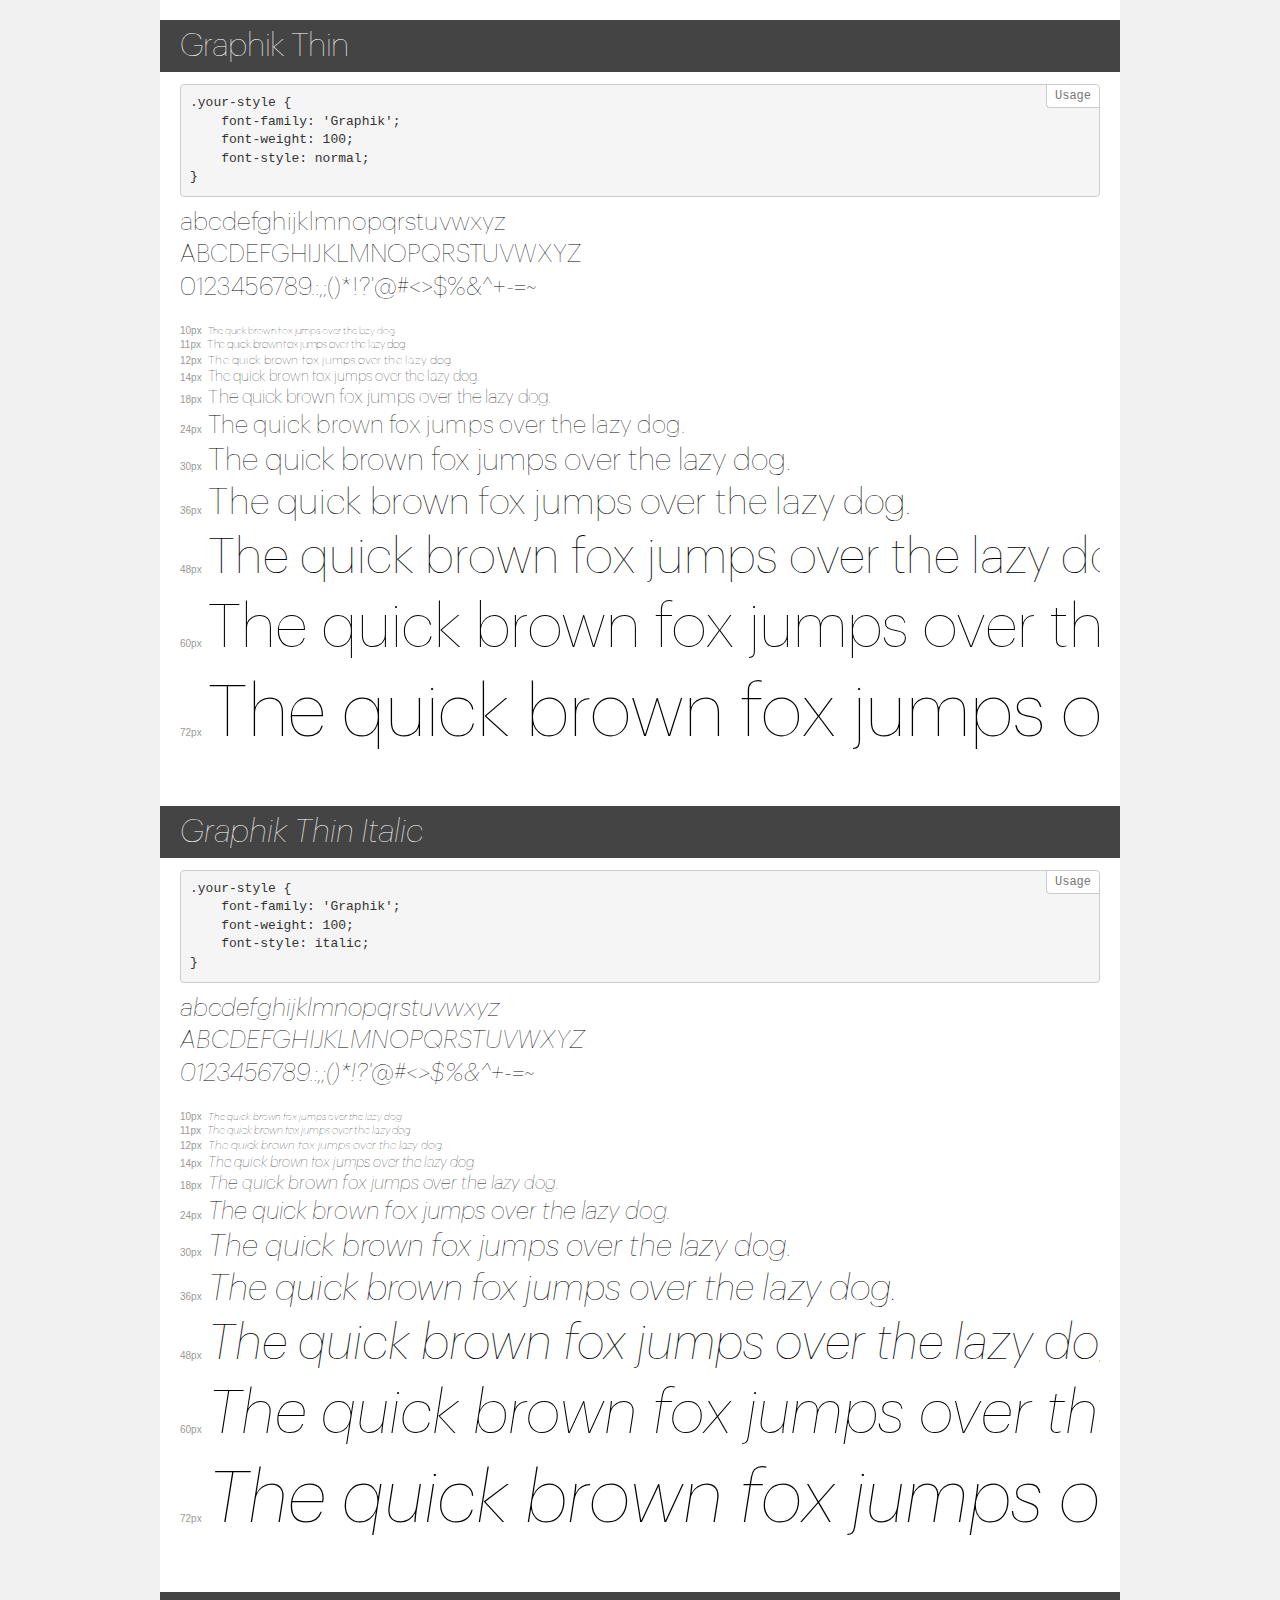
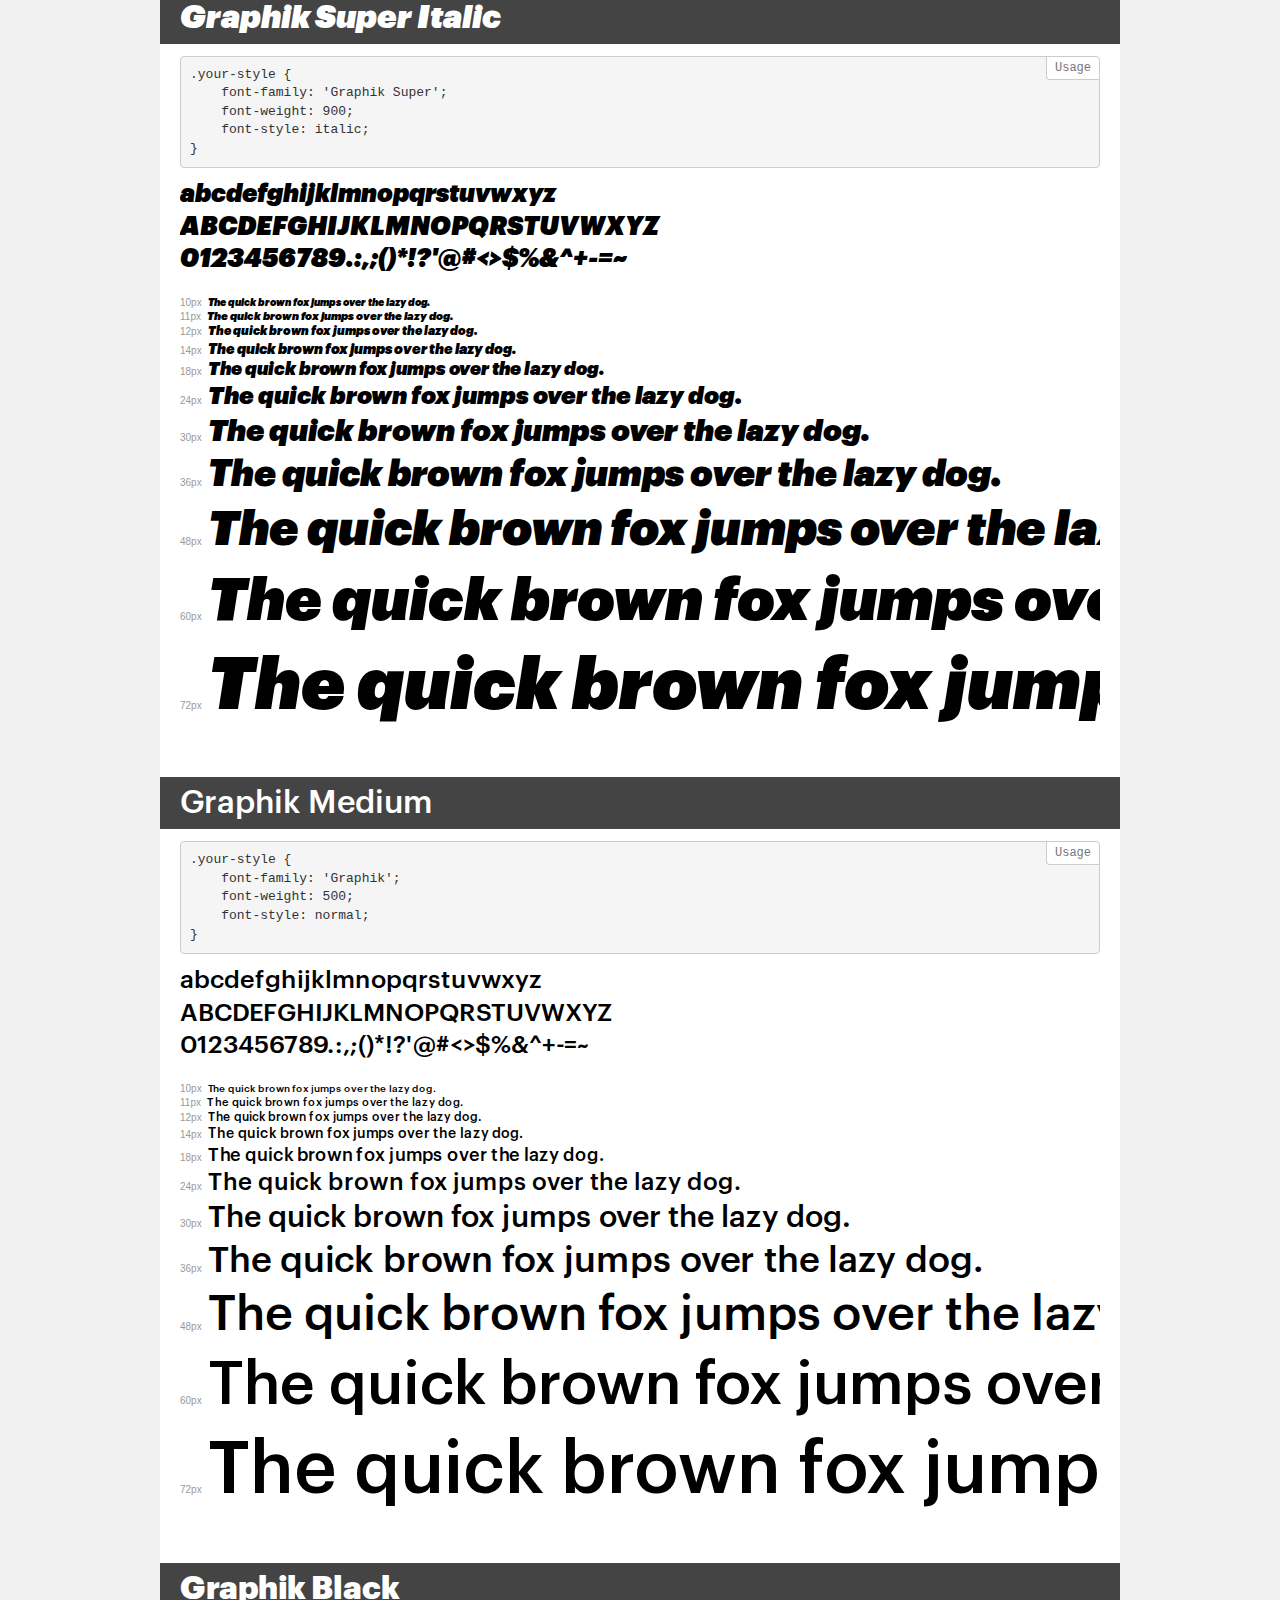
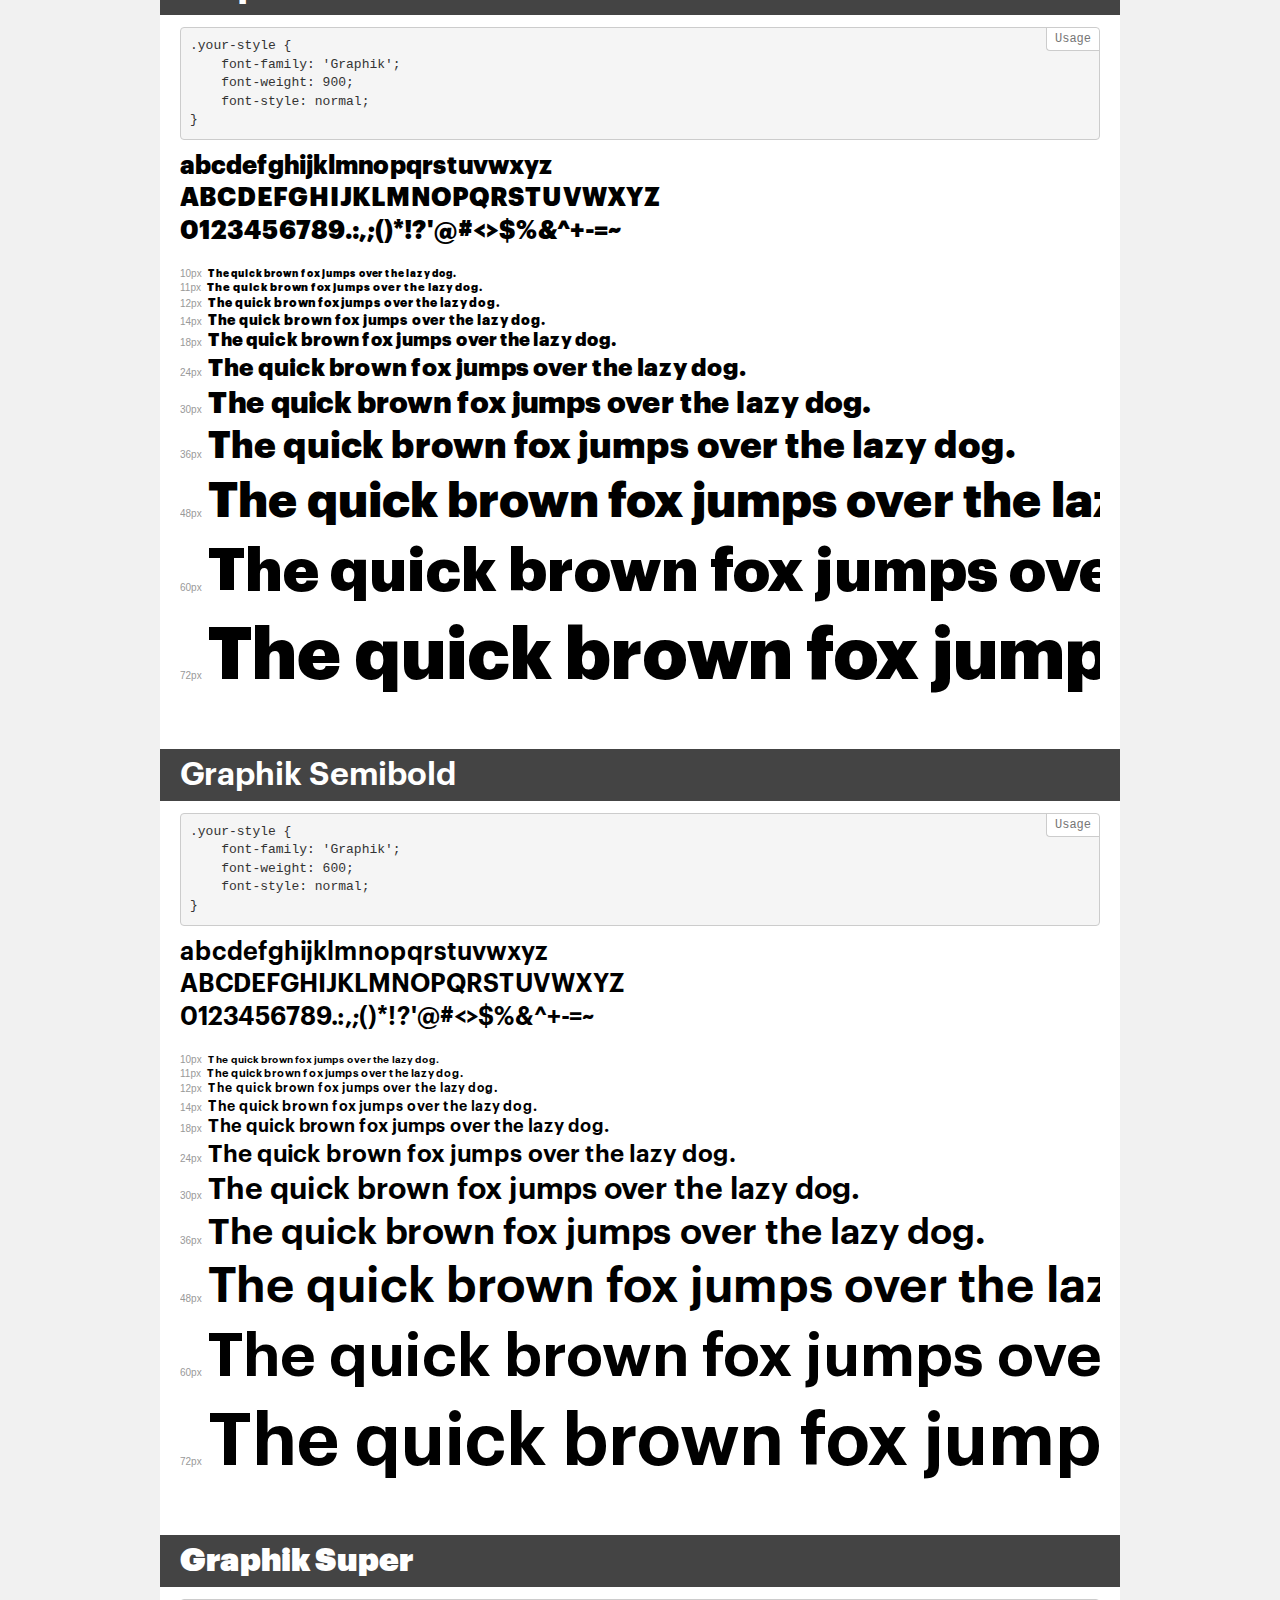
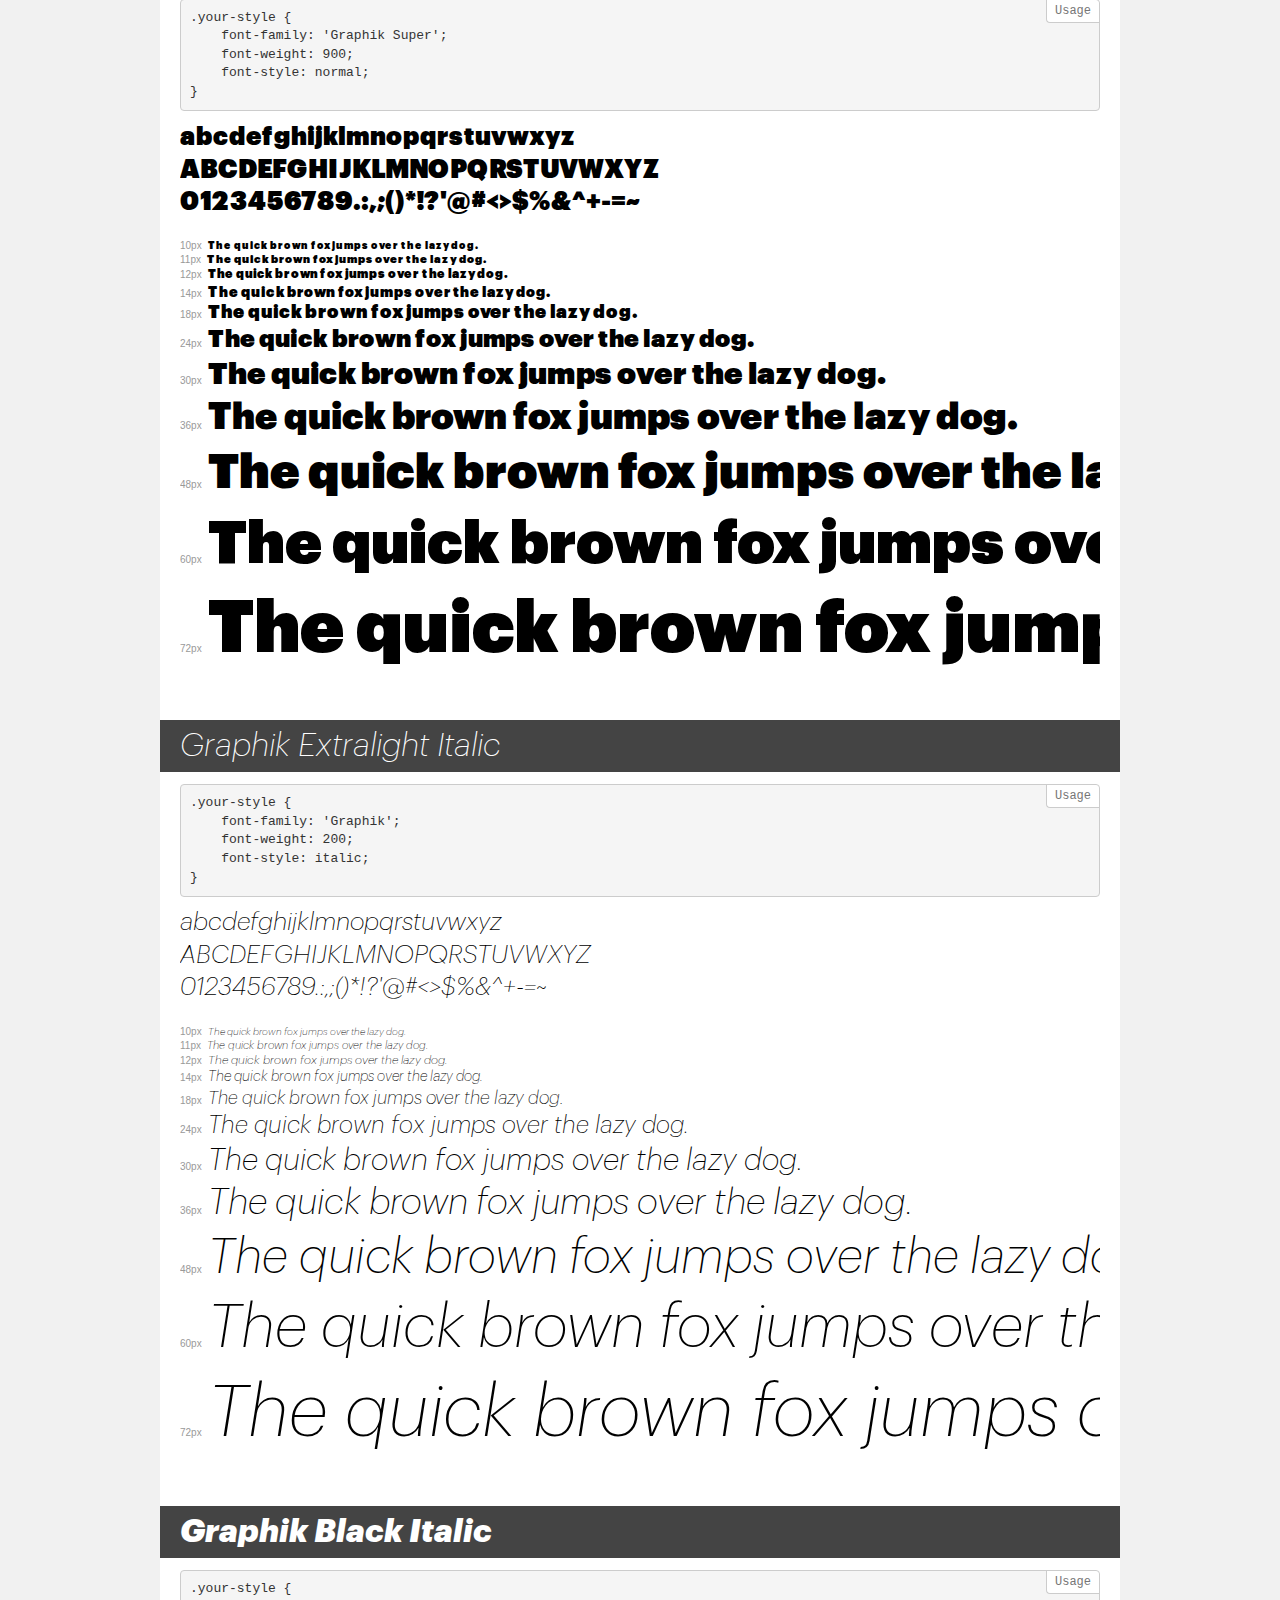
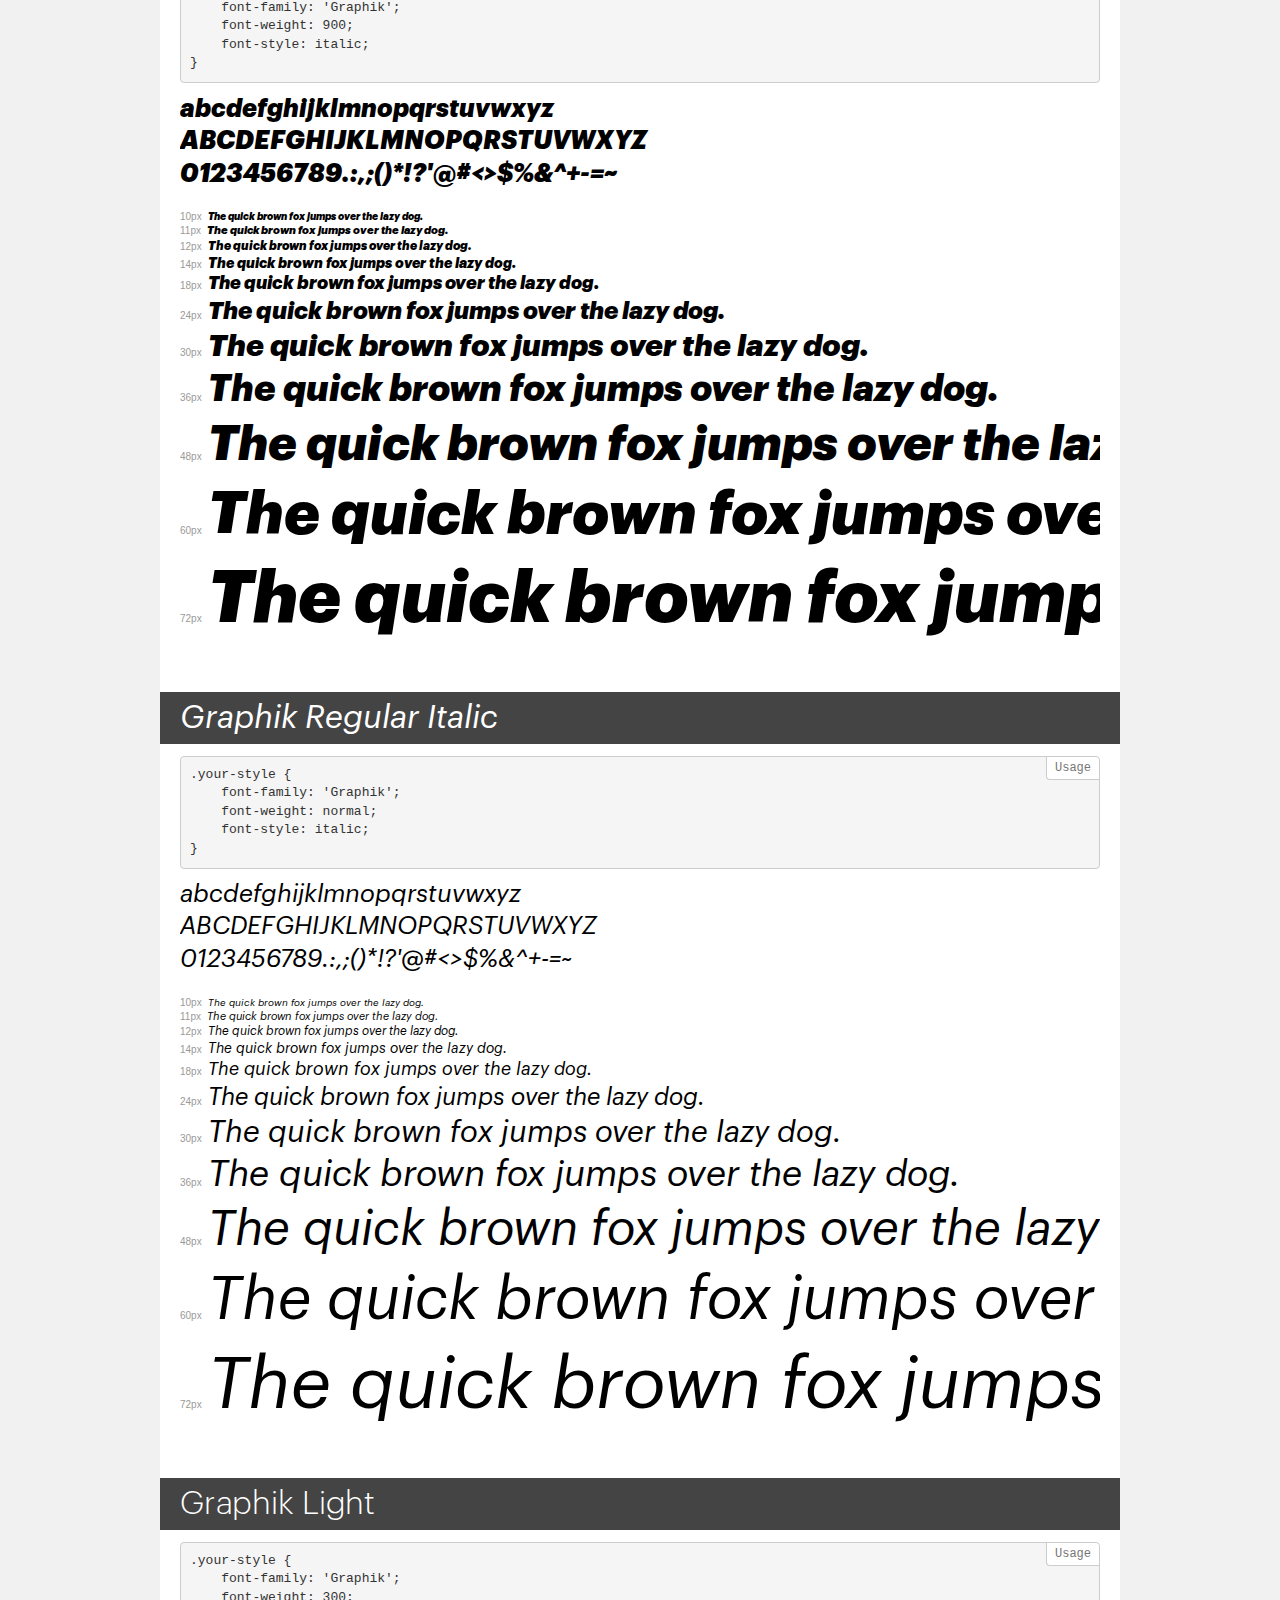
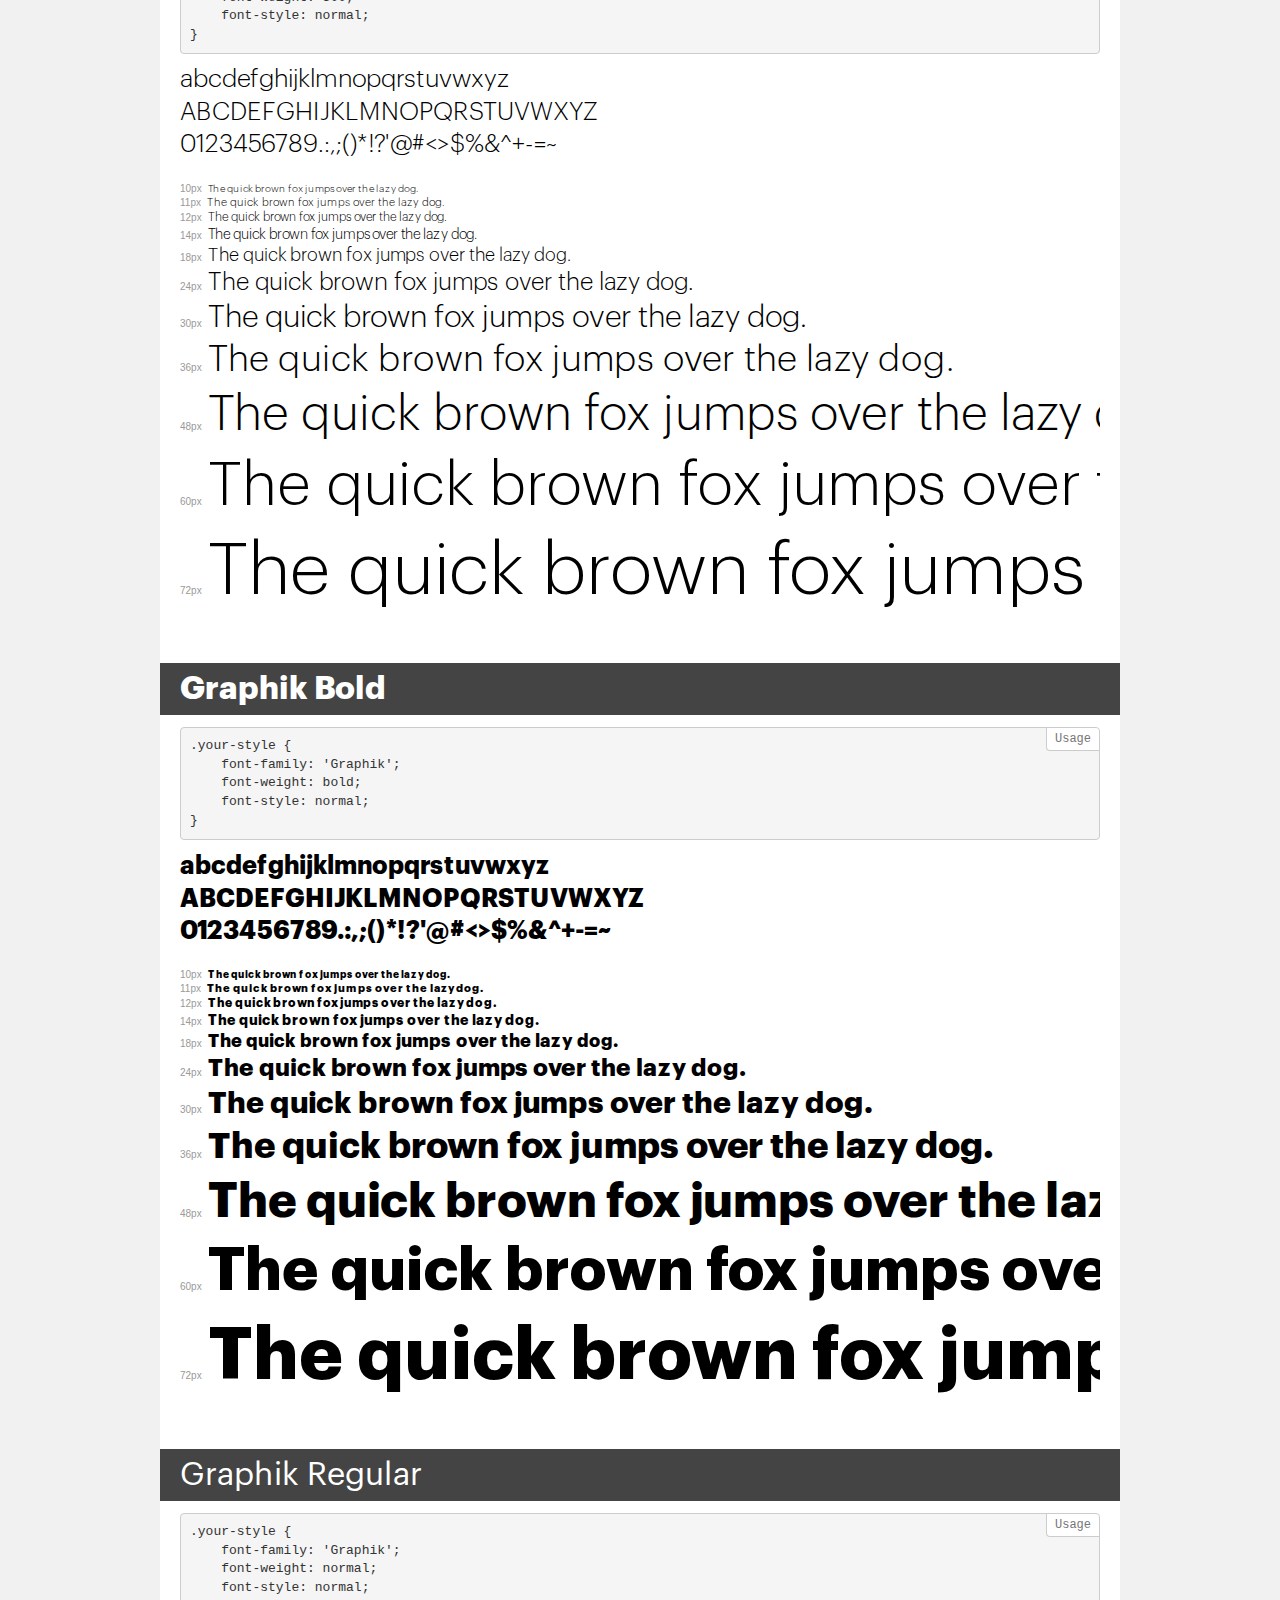
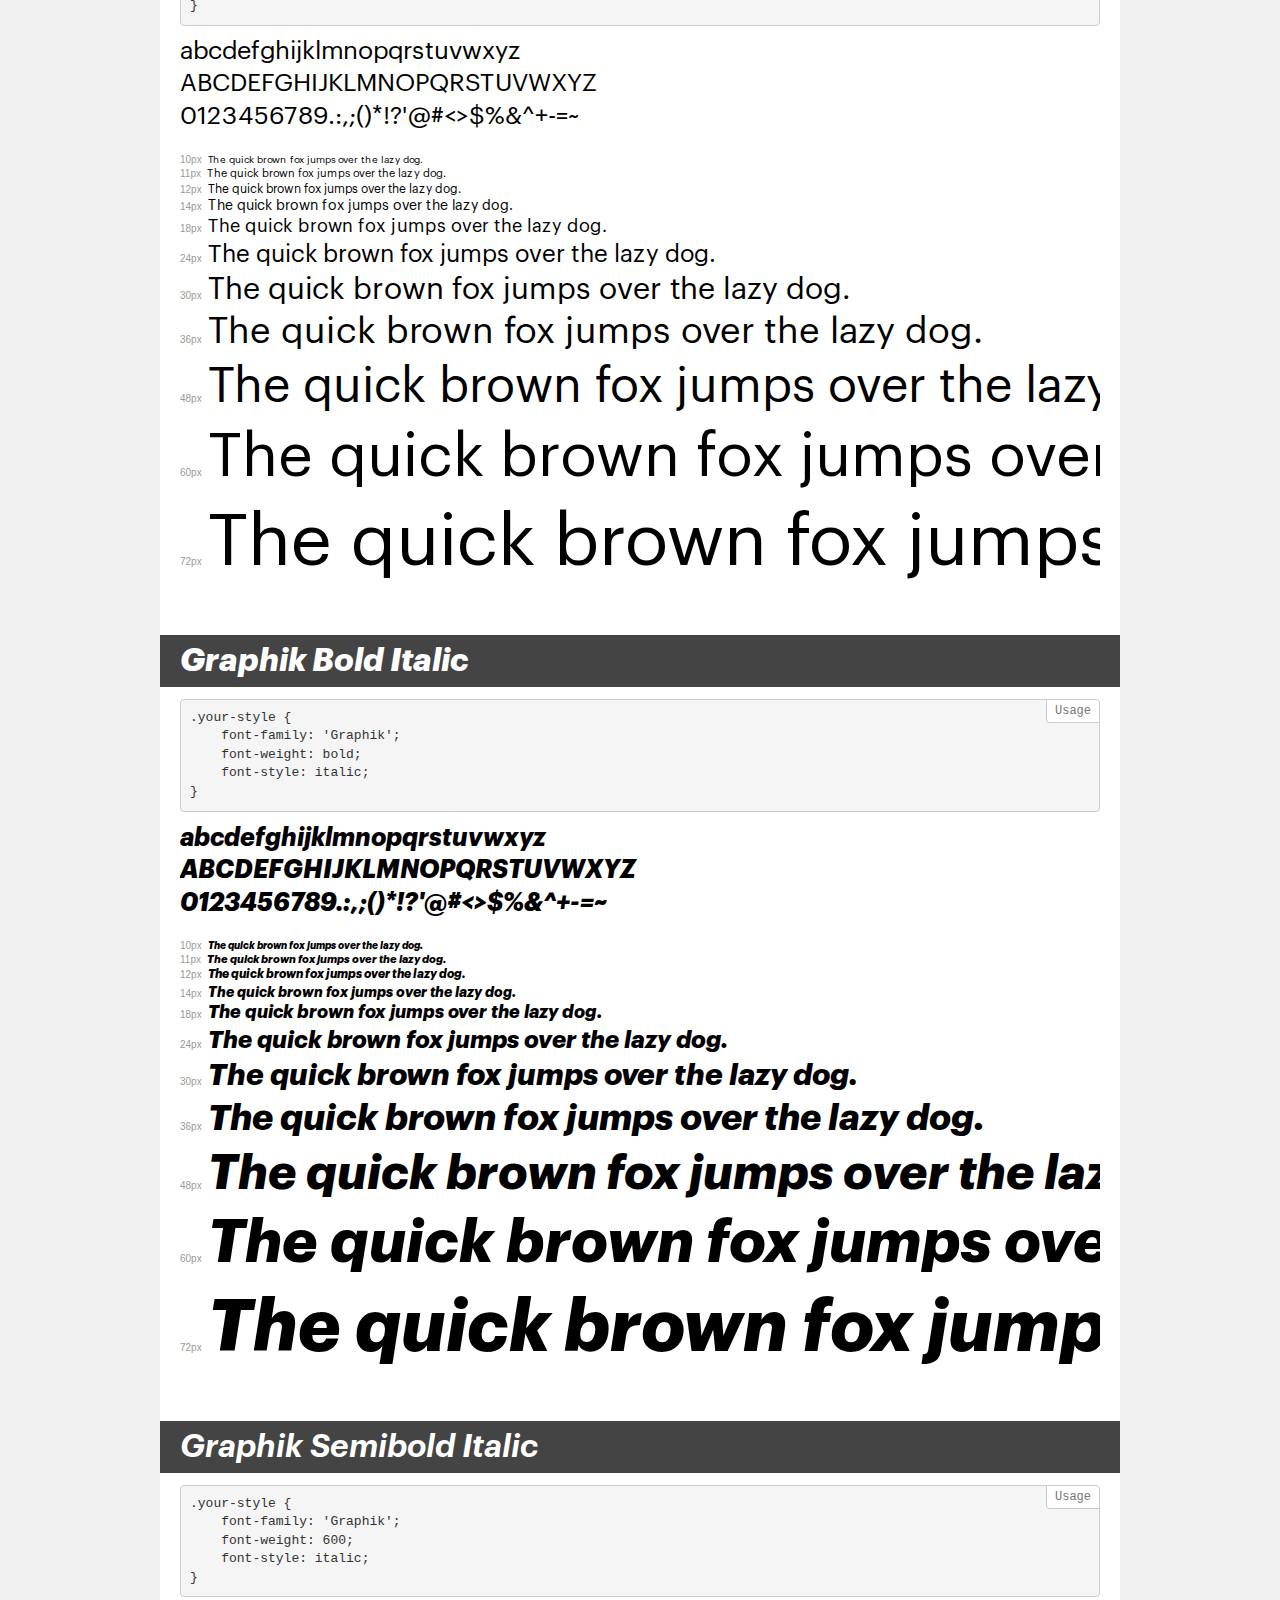
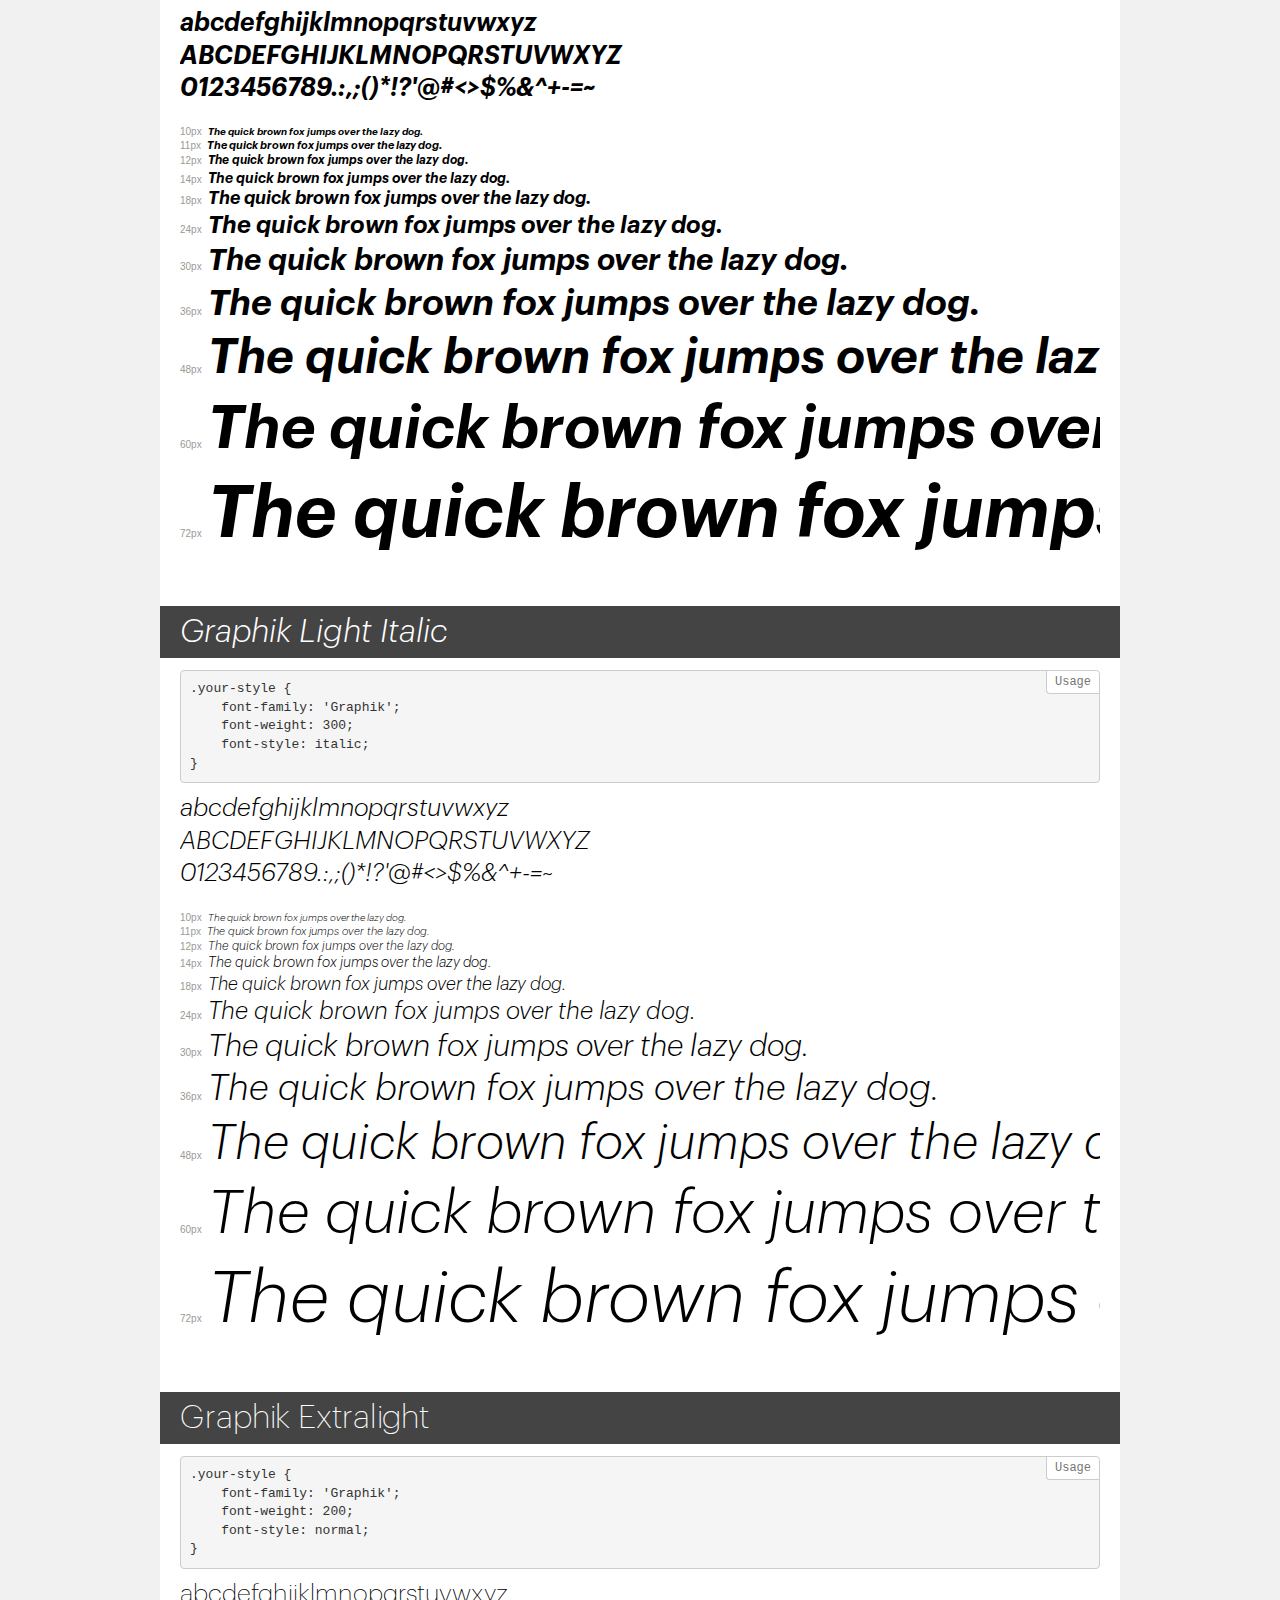
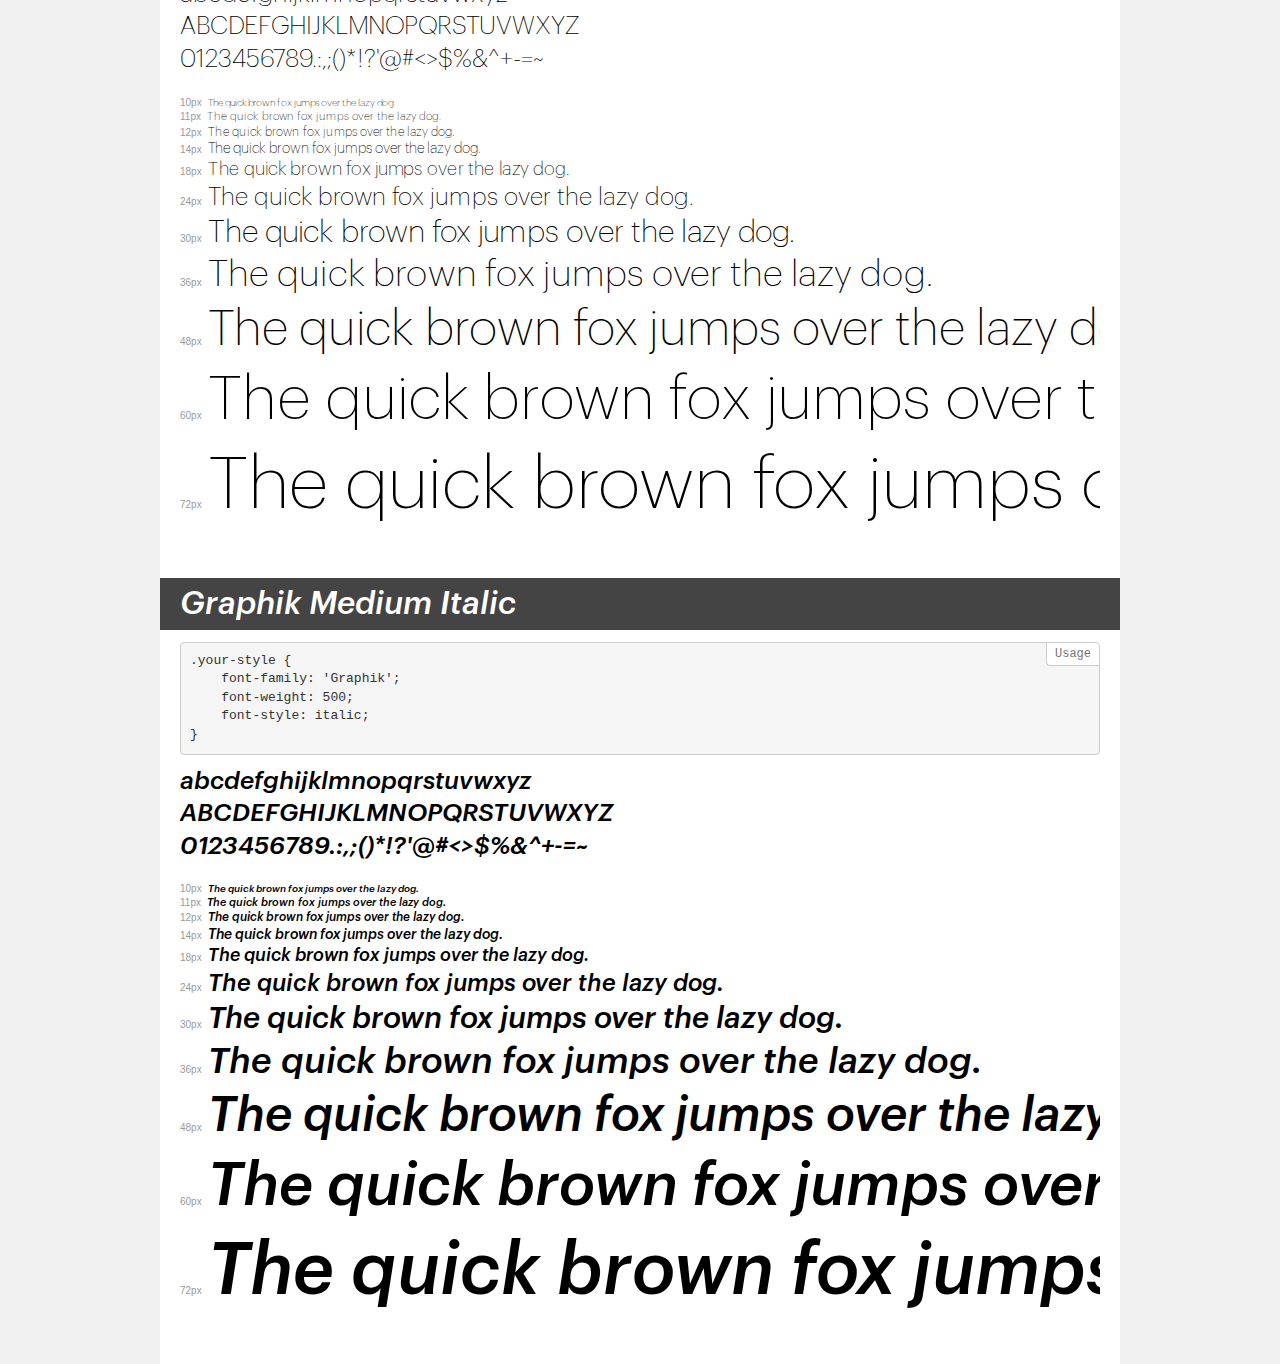
<file: fonts/Graphik/demo.html>
<!DOCTYPE html>
<html>
<head>
    <meta charset="utf-8">
    <meta http-equiv="X-UA-Compatible" content="IE=edge">
    <meta name="viewport" content="width=device-width, initial-scale=1">
    <meta name="robots" content="noindex, noarchive">
    <meta name="format-detection" content="telephone=no">
    <title>Transfonter demo</title>
    <link href="stylesheet.css" rel="stylesheet">
    <style>
        /*
        http://meyerweb.com/eric/tools/css/reset/
        v2.0 | 20110126
        License: none (public domain)
        */
        html, body, div, span, applet, object, iframe,
        h1, h2, h3, h4, h5, h6, p, blockquote, pre,
        a, abbr, acronym, address, big, cite, code,
        del, dfn, em, img, ins, kbd, q, s, samp,
        small, strike, strong, sub, sup, tt, var,
        b, u, i, center,
        dl, dt, dd, ol, ul, li,
        fieldset, form, label, legend,
        table, caption, tbody, tfoot, thead, tr, th, td,
        article, aside, canvas, details, embed,
        figure, figcaption, footer, header, hgroup,
        menu, nav, output, ruby, section, summary,
        time, mark, audio, video {
            margin: 0;
            padding: 0;
            border: 0;
            font-size: 100%;
            font: inherit;
            vertical-align: baseline;
        }
        /* HTML5 display-role reset for older browsers */
        article, aside, details, figcaption, figure,
        footer, header, hgroup, menu, nav, section {
            display: block;
        }
        body {
            line-height: 1;
        }
        ol, ul {
            list-style: none;
        }
        blockquote, q {
            quotes: none;
        }
        blockquote:before, blockquote:after,
        q:before, q:after {
            content: '';
            content: none;
        }
        table {
            border-collapse: collapse;
            border-spacing: 0;
        }
        /* common styles */
        body {
            background: #f1f1f1;
            color: #000;
        }
        .page {
            background: #fff;
            width: 920px;
            margin: 0 auto;
            padding: 20px 20px 0 20px;
            overflow: hidden;
        }
        .font-container {
            overflow-x: auto;
            overflow-y: hidden;
            margin-bottom: 40px;
            line-height: 1.3;
            white-space: nowrap;
            padding-bottom: 5px;
        }
        h1 {
            position: relative;
            background: #444;
            font-size: 32px;
            color: #fff;
            padding: 10px 20px;
            margin: 0 -20px 12px -20px;
        }
        .letters {
            font-size: 25px;
            margin-bottom: 20px;
        }
        .s10:before {
            content: '10px';
        }
        .s11:before {
            content: '11px';
        }
        .s12:before {
            content: '12px';
        }
        .s14:before {
            content: '14px';
        }
        .s18:before {
            content: '18px';
        }
        .s24:before {
            content: '24px';
        }
        .s30:before {
            content: '30px';
        }
        .s36:before {
            content: '36px';
        }
        .s48:before {
            content: '48px';
        }
        .s60:before {
            content: '60px';
        }
        .s72:before {
            content: '72px';
        }
        .s10:before, .s11:before, .s12:before, .s14:before,
        .s18:before, .s24:before, .s30:before, .s36:before,
        .s48:before, .s60:before, .s72:before {
            font-family: Arial, sans-serif;
            font-size: 10px;
            font-weight: normal;
            font-style: normal;
            color: #999;
            padding-right: 6px;
        }
        pre {
            display: block;
            position: relative;
            padding: 9px;
            margin: 0 0 10px;
            font-family: Monaco, Menlo, Consolas, "Courier New", monospace !important;
            font-size: 13px;
            line-height: 1.428571429;
            color: #333;
            font-weight: normal !important;
            font-style: normal !important;
            background-color: #f5f5f5;
            border: 1px solid #ccc;
            overflow-x: auto;
            border-radius: 4px;
        }
        pre:after {
            display: block;
            position: absolute;
            right: 0;
            top: 0;
            content: 'Usage';
            line-height: 1;
            padding: 5px 8px;
            font-size: 12px;
            color: #767676;
            background-color: #fff;
            border: 1px solid #ccc;
            border-right: none;
            border-top: none;
            border-radius: 0 4px 0 4px;
            z-index: 10;
        }
        /* responsive */
        @media (max-width: 959px) {
            .page {
                width: auto;
                margin: 0;
            }
        }
    </style>
</head>
<body>
<div class="page">
    <div class="demo" style="font-family: 'Graphik'; font-weight: 100; font-style: normal;">
        <h1>Graphik Thin</h1>
        <pre>.your-style {
    font-family: 'Graphik';
    font-weight: 100;
    font-style: normal;
}</pre>
        <div class="font-container">
            <p class="letters">
                abcdefghijklmnopqrstuvwxyz<br>
ABCDEFGHIJKLMNOPQRSTUVWXYZ<br>
                0123456789.:,;()*!?'@#<>$%&^+-=~
            </p>
            <p class="s10" style="font-size: 10px;">The quick brown fox jumps over the lazy dog.</p>
            <p class="s11" style="font-size: 11px;">The quick brown fox jumps over the lazy dog.</p>
            <p class="s12" style="font-size: 12px;">The quick brown fox jumps over the lazy dog.</p>
            <p class="s14" style="font-size: 14px;">The quick brown fox jumps over the lazy dog.</p>
            <p class="s18" style="font-size: 18px;">The quick brown fox jumps over the lazy dog.</p>
            <p class="s24" style="font-size: 24px;">The quick brown fox jumps over the lazy dog.</p>
            <p class="s30" style="font-size: 30px;">The quick brown fox jumps over the lazy dog.</p>
            <p class="s36" style="font-size: 36px;">The quick brown fox jumps over the lazy dog.</p>
            <p class="s48" style="font-size: 48px;">The quick brown fox jumps over the lazy dog.</p>
            <p class="s60" style="font-size: 60px;">The quick brown fox jumps over the lazy dog.</p>
            <p class="s72" style="font-size: 72px;">The quick brown fox jumps over the lazy dog.</p>
        </div>
    </div>
    <div class="demo" style="font-family: 'Graphik'; font-weight: 100; font-style: italic;">
        <h1>Graphik Thin Italic</h1>
        <pre>.your-style {
    font-family: 'Graphik';
    font-weight: 100;
    font-style: italic;
}</pre>
        <div class="font-container">
            <p class="letters">
                abcdefghijklmnopqrstuvwxyz<br>
ABCDEFGHIJKLMNOPQRSTUVWXYZ<br>
                0123456789.:,;()*!?'@#<>$%&^+-=~
            </p>
            <p class="s10" style="font-size: 10px;">The quick brown fox jumps over the lazy dog.</p>
            <p class="s11" style="font-size: 11px;">The quick brown fox jumps over the lazy dog.</p>
            <p class="s12" style="font-size: 12px;">The quick brown fox jumps over the lazy dog.</p>
            <p class="s14" style="font-size: 14px;">The quick brown fox jumps over the lazy dog.</p>
            <p class="s18" style="font-size: 18px;">The quick brown fox jumps over the lazy dog.</p>
            <p class="s24" style="font-size: 24px;">The quick brown fox jumps over the lazy dog.</p>
            <p class="s30" style="font-size: 30px;">The quick brown fox jumps over the lazy dog.</p>
            <p class="s36" style="font-size: 36px;">The quick brown fox jumps over the lazy dog.</p>
            <p class="s48" style="font-size: 48px;">The quick brown fox jumps over the lazy dog.</p>
            <p class="s60" style="font-size: 60px;">The quick brown fox jumps over the lazy dog.</p>
            <p class="s72" style="font-size: 72px;">The quick brown fox jumps over the lazy dog.</p>
        </div>
    </div>
    <div class="demo" style="font-family: 'Graphik Super'; font-weight: 900; font-style: italic;">
        <h1>Graphik Super Italic</h1>
        <pre>.your-style {
    font-family: 'Graphik Super';
    font-weight: 900;
    font-style: italic;
}</pre>
        <div class="font-container">
            <p class="letters">
                abcdefghijklmnopqrstuvwxyz<br>
ABCDEFGHIJKLMNOPQRSTUVWXYZ<br>
                0123456789.:,;()*!?'@#<>$%&^+-=~
            </p>
            <p class="s10" style="font-size: 10px;">The quick brown fox jumps over the lazy dog.</p>
            <p class="s11" style="font-size: 11px;">The quick brown fox jumps over the lazy dog.</p>
            <p class="s12" style="font-size: 12px;">The quick brown fox jumps over the lazy dog.</p>
            <p class="s14" style="font-size: 14px;">The quick brown fox jumps over the lazy dog.</p>
            <p class="s18" style="font-size: 18px;">The quick brown fox jumps over the lazy dog.</p>
            <p class="s24" style="font-size: 24px;">The quick brown fox jumps over the lazy dog.</p>
            <p class="s30" style="font-size: 30px;">The quick brown fox jumps over the lazy dog.</p>
            <p class="s36" style="font-size: 36px;">The quick brown fox jumps over the lazy dog.</p>
            <p class="s48" style="font-size: 48px;">The quick brown fox jumps over the lazy dog.</p>
            <p class="s60" style="font-size: 60px;">The quick brown fox jumps over the lazy dog.</p>
            <p class="s72" style="font-size: 72px;">The quick brown fox jumps over the lazy dog.</p>
        </div>
    </div>
    <div class="demo" style="font-family: 'Graphik'; font-weight: 500; font-style: normal;">
        <h1>Graphik Medium</h1>
        <pre>.your-style {
    font-family: 'Graphik';
    font-weight: 500;
    font-style: normal;
}</pre>
        <div class="font-container">
            <p class="letters">
                abcdefghijklmnopqrstuvwxyz<br>
ABCDEFGHIJKLMNOPQRSTUVWXYZ<br>
                0123456789.:,;()*!?'@#<>$%&^+-=~
            </p>
            <p class="s10" style="font-size: 10px;">The quick brown fox jumps over the lazy dog.</p>
            <p class="s11" style="font-size: 11px;">The quick brown fox jumps over the lazy dog.</p>
            <p class="s12" style="font-size: 12px;">The quick brown fox jumps over the lazy dog.</p>
            <p class="s14" style="font-size: 14px;">The quick brown fox jumps over the lazy dog.</p>
            <p class="s18" style="font-size: 18px;">The quick brown fox jumps over the lazy dog.</p>
            <p class="s24" style="font-size: 24px;">The quick brown fox jumps over the lazy dog.</p>
            <p class="s30" style="font-size: 30px;">The quick brown fox jumps over the lazy dog.</p>
            <p class="s36" style="font-size: 36px;">The quick brown fox jumps over the lazy dog.</p>
            <p class="s48" style="font-size: 48px;">The quick brown fox jumps over the lazy dog.</p>
            <p class="s60" style="font-size: 60px;">The quick brown fox jumps over the lazy dog.</p>
            <p class="s72" style="font-size: 72px;">The quick brown fox jumps over the lazy dog.</p>
        </div>
    </div>
    <div class="demo" style="font-family: 'Graphik'; font-weight: 900; font-style: normal;">
        <h1>Graphik Black</h1>
        <pre>.your-style {
    font-family: 'Graphik';
    font-weight: 900;
    font-style: normal;
}</pre>
        <div class="font-container">
            <p class="letters">
                abcdefghijklmnopqrstuvwxyz<br>
ABCDEFGHIJKLMNOPQRSTUVWXYZ<br>
                0123456789.:,;()*!?'@#<>$%&^+-=~
            </p>
            <p class="s10" style="font-size: 10px;">The quick brown fox jumps over the lazy dog.</p>
            <p class="s11" style="font-size: 11px;">The quick brown fox jumps over the lazy dog.</p>
            <p class="s12" style="font-size: 12px;">The quick brown fox jumps over the lazy dog.</p>
            <p class="s14" style="font-size: 14px;">The quick brown fox jumps over the lazy dog.</p>
            <p class="s18" style="font-size: 18px;">The quick brown fox jumps over the lazy dog.</p>
            <p class="s24" style="font-size: 24px;">The quick brown fox jumps over the lazy dog.</p>
            <p class="s30" style="font-size: 30px;">The quick brown fox jumps over the lazy dog.</p>
            <p class="s36" style="font-size: 36px;">The quick brown fox jumps over the lazy dog.</p>
            <p class="s48" style="font-size: 48px;">The quick brown fox jumps over the lazy dog.</p>
            <p class="s60" style="font-size: 60px;">The quick brown fox jumps over the lazy dog.</p>
            <p class="s72" style="font-size: 72px;">The quick brown fox jumps over the lazy dog.</p>
        </div>
    </div>
    <div class="demo" style="font-family: 'Graphik'; font-weight: 600; font-style: normal;">
        <h1>Graphik Semibold</h1>
        <pre>.your-style {
    font-family: 'Graphik';
    font-weight: 600;
    font-style: normal;
}</pre>
        <div class="font-container">
            <p class="letters">
                abcdefghijklmnopqrstuvwxyz<br>
ABCDEFGHIJKLMNOPQRSTUVWXYZ<br>
                0123456789.:,;()*!?'@#<>$%&^+-=~
            </p>
            <p class="s10" style="font-size: 10px;">The quick brown fox jumps over the lazy dog.</p>
            <p class="s11" style="font-size: 11px;">The quick brown fox jumps over the lazy dog.</p>
            <p class="s12" style="font-size: 12px;">The quick brown fox jumps over the lazy dog.</p>
            <p class="s14" style="font-size: 14px;">The quick brown fox jumps over the lazy dog.</p>
            <p class="s18" style="font-size: 18px;">The quick brown fox jumps over the lazy dog.</p>
            <p class="s24" style="font-size: 24px;">The quick brown fox jumps over the lazy dog.</p>
            <p class="s30" style="font-size: 30px;">The quick brown fox jumps over the lazy dog.</p>
            <p class="s36" style="font-size: 36px;">The quick brown fox jumps over the lazy dog.</p>
            <p class="s48" style="font-size: 48px;">The quick brown fox jumps over the lazy dog.</p>
            <p class="s60" style="font-size: 60px;">The quick brown fox jumps over the lazy dog.</p>
            <p class="s72" style="font-size: 72px;">The quick brown fox jumps over the lazy dog.</p>
        </div>
    </div>
    <div class="demo" style="font-family: 'Graphik Super'; font-weight: 900; font-style: normal;">
        <h1>Graphik Super</h1>
        <pre>.your-style {
    font-family: 'Graphik Super';
    font-weight: 900;
    font-style: normal;
}</pre>
        <div class="font-container">
            <p class="letters">
                abcdefghijklmnopqrstuvwxyz<br>
ABCDEFGHIJKLMNOPQRSTUVWXYZ<br>
                0123456789.:,;()*!?'@#<>$%&^+-=~
            </p>
            <p class="s10" style="font-size: 10px;">The quick brown fox jumps over the lazy dog.</p>
            <p class="s11" style="font-size: 11px;">The quick brown fox jumps over the lazy dog.</p>
            <p class="s12" style="font-size: 12px;">The quick brown fox jumps over the lazy dog.</p>
            <p class="s14" style="font-size: 14px;">The quick brown fox jumps over the lazy dog.</p>
            <p class="s18" style="font-size: 18px;">The quick brown fox jumps over the lazy dog.</p>
            <p class="s24" style="font-size: 24px;">The quick brown fox jumps over the lazy dog.</p>
            <p class="s30" style="font-size: 30px;">The quick brown fox jumps over the lazy dog.</p>
            <p class="s36" style="font-size: 36px;">The quick brown fox jumps over the lazy dog.</p>
            <p class="s48" style="font-size: 48px;">The quick brown fox jumps over the lazy dog.</p>
            <p class="s60" style="font-size: 60px;">The quick brown fox jumps over the lazy dog.</p>
            <p class="s72" style="font-size: 72px;">The quick brown fox jumps over the lazy dog.</p>
        </div>
    </div>
    <div class="demo" style="font-family: 'Graphik'; font-weight: 200; font-style: italic;">
        <h1>Graphik Extralight Italic</h1>
        <pre>.your-style {
    font-family: 'Graphik';
    font-weight: 200;
    font-style: italic;
}</pre>
        <div class="font-container">
            <p class="letters">
                abcdefghijklmnopqrstuvwxyz<br>
ABCDEFGHIJKLMNOPQRSTUVWXYZ<br>
                0123456789.:,;()*!?'@#<>$%&^+-=~
            </p>
            <p class="s10" style="font-size: 10px;">The quick brown fox jumps over the lazy dog.</p>
            <p class="s11" style="font-size: 11px;">The quick brown fox jumps over the lazy dog.</p>
            <p class="s12" style="font-size: 12px;">The quick brown fox jumps over the lazy dog.</p>
            <p class="s14" style="font-size: 14px;">The quick brown fox jumps over the lazy dog.</p>
            <p class="s18" style="font-size: 18px;">The quick brown fox jumps over the lazy dog.</p>
            <p class="s24" style="font-size: 24px;">The quick brown fox jumps over the lazy dog.</p>
            <p class="s30" style="font-size: 30px;">The quick brown fox jumps over the lazy dog.</p>
            <p class="s36" style="font-size: 36px;">The quick brown fox jumps over the lazy dog.</p>
            <p class="s48" style="font-size: 48px;">The quick brown fox jumps over the lazy dog.</p>
            <p class="s60" style="font-size: 60px;">The quick brown fox jumps over the lazy dog.</p>
            <p class="s72" style="font-size: 72px;">The quick brown fox jumps over the lazy dog.</p>
        </div>
    </div>
    <div class="demo" style="font-family: 'Graphik'; font-weight: 900; font-style: italic;">
        <h1>Graphik Black Italic</h1>
        <pre>.your-style {
    font-family: 'Graphik';
    font-weight: 900;
    font-style: italic;
}</pre>
        <div class="font-container">
            <p class="letters">
                abcdefghijklmnopqrstuvwxyz<br>
ABCDEFGHIJKLMNOPQRSTUVWXYZ<br>
                0123456789.:,;()*!?'@#<>$%&^+-=~
            </p>
            <p class="s10" style="font-size: 10px;">The quick brown fox jumps over the lazy dog.</p>
            <p class="s11" style="font-size: 11px;">The quick brown fox jumps over the lazy dog.</p>
            <p class="s12" style="font-size: 12px;">The quick brown fox jumps over the lazy dog.</p>
            <p class="s14" style="font-size: 14px;">The quick brown fox jumps over the lazy dog.</p>
            <p class="s18" style="font-size: 18px;">The quick brown fox jumps over the lazy dog.</p>
            <p class="s24" style="font-size: 24px;">The quick brown fox jumps over the lazy dog.</p>
            <p class="s30" style="font-size: 30px;">The quick brown fox jumps over the lazy dog.</p>
            <p class="s36" style="font-size: 36px;">The quick brown fox jumps over the lazy dog.</p>
            <p class="s48" style="font-size: 48px;">The quick brown fox jumps over the lazy dog.</p>
            <p class="s60" style="font-size: 60px;">The quick brown fox jumps over the lazy dog.</p>
            <p class="s72" style="font-size: 72px;">The quick brown fox jumps over the lazy dog.</p>
        </div>
    </div>
    <div class="demo" style="font-family: 'Graphik'; font-weight: normal; font-style: italic;">
        <h1>Graphik Regular Italic</h1>
        <pre>.your-style {
    font-family: 'Graphik';
    font-weight: normal;
    font-style: italic;
}</pre>
        <div class="font-container">
            <p class="letters">
                abcdefghijklmnopqrstuvwxyz<br>
ABCDEFGHIJKLMNOPQRSTUVWXYZ<br>
                0123456789.:,;()*!?'@#<>$%&^+-=~
            </p>
            <p class="s10" style="font-size: 10px;">The quick brown fox jumps over the lazy dog.</p>
            <p class="s11" style="font-size: 11px;">The quick brown fox jumps over the lazy dog.</p>
            <p class="s12" style="font-size: 12px;">The quick brown fox jumps over the lazy dog.</p>
            <p class="s14" style="font-size: 14px;">The quick brown fox jumps over the lazy dog.</p>
            <p class="s18" style="font-size: 18px;">The quick brown fox jumps over the lazy dog.</p>
            <p class="s24" style="font-size: 24px;">The quick brown fox jumps over the lazy dog.</p>
            <p class="s30" style="font-size: 30px;">The quick brown fox jumps over the lazy dog.</p>
            <p class="s36" style="font-size: 36px;">The quick brown fox jumps over the lazy dog.</p>
            <p class="s48" style="font-size: 48px;">The quick brown fox jumps over the lazy dog.</p>
            <p class="s60" style="font-size: 60px;">The quick brown fox jumps over the lazy dog.</p>
            <p class="s72" style="font-size: 72px;">The quick brown fox jumps over the lazy dog.</p>
        </div>
    </div>
    <div class="demo" style="font-family: 'Graphik'; font-weight: 300; font-style: normal;">
        <h1>Graphik Light</h1>
        <pre>.your-style {
    font-family: 'Graphik';
    font-weight: 300;
    font-style: normal;
}</pre>
        <div class="font-container">
            <p class="letters">
                abcdefghijklmnopqrstuvwxyz<br>
ABCDEFGHIJKLMNOPQRSTUVWXYZ<br>
                0123456789.:,;()*!?'@#<>$%&^+-=~
            </p>
            <p class="s10" style="font-size: 10px;">The quick brown fox jumps over the lazy dog.</p>
            <p class="s11" style="font-size: 11px;">The quick brown fox jumps over the lazy dog.</p>
            <p class="s12" style="font-size: 12px;">The quick brown fox jumps over the lazy dog.</p>
            <p class="s14" style="font-size: 14px;">The quick brown fox jumps over the lazy dog.</p>
            <p class="s18" style="font-size: 18px;">The quick brown fox jumps over the lazy dog.</p>
            <p class="s24" style="font-size: 24px;">The quick brown fox jumps over the lazy dog.</p>
            <p class="s30" style="font-size: 30px;">The quick brown fox jumps over the lazy dog.</p>
            <p class="s36" style="font-size: 36px;">The quick brown fox jumps over the lazy dog.</p>
            <p class="s48" style="font-size: 48px;">The quick brown fox jumps over the lazy dog.</p>
            <p class="s60" style="font-size: 60px;">The quick brown fox jumps over the lazy dog.</p>
            <p class="s72" style="font-size: 72px;">The quick brown fox jumps over the lazy dog.</p>
        </div>
    </div>
    <div class="demo" style="font-family: 'Graphik'; font-weight: bold; font-style: normal;">
        <h1>Graphik Bold</h1>
        <pre>.your-style {
    font-family: 'Graphik';
    font-weight: bold;
    font-style: normal;
}</pre>
        <div class="font-container">
            <p class="letters">
                abcdefghijklmnopqrstuvwxyz<br>
ABCDEFGHIJKLMNOPQRSTUVWXYZ<br>
                0123456789.:,;()*!?'@#<>$%&^+-=~
            </p>
            <p class="s10" style="font-size: 10px;">The quick brown fox jumps over the lazy dog.</p>
            <p class="s11" style="font-size: 11px;">The quick brown fox jumps over the lazy dog.</p>
            <p class="s12" style="font-size: 12px;">The quick brown fox jumps over the lazy dog.</p>
            <p class="s14" style="font-size: 14px;">The quick brown fox jumps over the lazy dog.</p>
            <p class="s18" style="font-size: 18px;">The quick brown fox jumps over the lazy dog.</p>
            <p class="s24" style="font-size: 24px;">The quick brown fox jumps over the lazy dog.</p>
            <p class="s30" style="font-size: 30px;">The quick brown fox jumps over the lazy dog.</p>
            <p class="s36" style="font-size: 36px;">The quick brown fox jumps over the lazy dog.</p>
            <p class="s48" style="font-size: 48px;">The quick brown fox jumps over the lazy dog.</p>
            <p class="s60" style="font-size: 60px;">The quick brown fox jumps over the lazy dog.</p>
            <p class="s72" style="font-size: 72px;">The quick brown fox jumps over the lazy dog.</p>
        </div>
    </div>
    <div class="demo" style="font-family: 'Graphik'; font-weight: normal; font-style: normal;">
        <h1>Graphik Regular</h1>
        <pre>.your-style {
    font-family: 'Graphik';
    font-weight: normal;
    font-style: normal;
}</pre>
        <div class="font-container">
            <p class="letters">
                abcdefghijklmnopqrstuvwxyz<br>
ABCDEFGHIJKLMNOPQRSTUVWXYZ<br>
                0123456789.:,;()*!?'@#<>$%&^+-=~
            </p>
            <p class="s10" style="font-size: 10px;">The quick brown fox jumps over the lazy dog.</p>
            <p class="s11" style="font-size: 11px;">The quick brown fox jumps over the lazy dog.</p>
            <p class="s12" style="font-size: 12px;">The quick brown fox jumps over the lazy dog.</p>
            <p class="s14" style="font-size: 14px;">The quick brown fox jumps over the lazy dog.</p>
            <p class="s18" style="font-size: 18px;">The quick brown fox jumps over the lazy dog.</p>
            <p class="s24" style="font-size: 24px;">The quick brown fox jumps over the lazy dog.</p>
            <p class="s30" style="font-size: 30px;">The quick brown fox jumps over the lazy dog.</p>
            <p class="s36" style="font-size: 36px;">The quick brown fox jumps over the lazy dog.</p>
            <p class="s48" style="font-size: 48px;">The quick brown fox jumps over the lazy dog.</p>
            <p class="s60" style="font-size: 60px;">The quick brown fox jumps over the lazy dog.</p>
            <p class="s72" style="font-size: 72px;">The quick brown fox jumps over the lazy dog.</p>
        </div>
    </div>
    <div class="demo" style="font-family: 'Graphik'; font-weight: bold; font-style: italic;">
        <h1>Graphik Bold Italic</h1>
        <pre>.your-style {
    font-family: 'Graphik';
    font-weight: bold;
    font-style: italic;
}</pre>
        <div class="font-container">
            <p class="letters">
                abcdefghijklmnopqrstuvwxyz<br>
ABCDEFGHIJKLMNOPQRSTUVWXYZ<br>
                0123456789.:,;()*!?'@#<>$%&^+-=~
            </p>
            <p class="s10" style="font-size: 10px;">The quick brown fox jumps over the lazy dog.</p>
            <p class="s11" style="font-size: 11px;">The quick brown fox jumps over the lazy dog.</p>
            <p class="s12" style="font-size: 12px;">The quick brown fox jumps over the lazy dog.</p>
            <p class="s14" style="font-size: 14px;">The quick brown fox jumps over the lazy dog.</p>
            <p class="s18" style="font-size: 18px;">The quick brown fox jumps over the lazy dog.</p>
            <p class="s24" style="font-size: 24px;">The quick brown fox jumps over the lazy dog.</p>
            <p class="s30" style="font-size: 30px;">The quick brown fox jumps over the lazy dog.</p>
            <p class="s36" style="font-size: 36px;">The quick brown fox jumps over the lazy dog.</p>
            <p class="s48" style="font-size: 48px;">The quick brown fox jumps over the lazy dog.</p>
            <p class="s60" style="font-size: 60px;">The quick brown fox jumps over the lazy dog.</p>
            <p class="s72" style="font-size: 72px;">The quick brown fox jumps over the lazy dog.</p>
        </div>
    </div>
    <div class="demo" style="font-family: 'Graphik'; font-weight: 600; font-style: italic;">
        <h1>Graphik Semibold Italic</h1>
        <pre>.your-style {
    font-family: 'Graphik';
    font-weight: 600;
    font-style: italic;
}</pre>
        <div class="font-container">
            <p class="letters">
                abcdefghijklmnopqrstuvwxyz<br>
ABCDEFGHIJKLMNOPQRSTUVWXYZ<br>
                0123456789.:,;()*!?'@#<>$%&^+-=~
            </p>
            <p class="s10" style="font-size: 10px;">The quick brown fox jumps over the lazy dog.</p>
            <p class="s11" style="font-size: 11px;">The quick brown fox jumps over the lazy dog.</p>
            <p class="s12" style="font-size: 12px;">The quick brown fox jumps over the lazy dog.</p>
            <p class="s14" style="font-size: 14px;">The quick brown fox jumps over the lazy dog.</p>
            <p class="s18" style="font-size: 18px;">The quick brown fox jumps over the lazy dog.</p>
            <p class="s24" style="font-size: 24px;">The quick brown fox jumps over the lazy dog.</p>
            <p class="s30" style="font-size: 30px;">The quick brown fox jumps over the lazy dog.</p>
            <p class="s36" style="font-size: 36px;">The quick brown fox jumps over the lazy dog.</p>
            <p class="s48" style="font-size: 48px;">The quick brown fox jumps over the lazy dog.</p>
            <p class="s60" style="font-size: 60px;">The quick brown fox jumps over the lazy dog.</p>
            <p class="s72" style="font-size: 72px;">The quick brown fox jumps over the lazy dog.</p>
        </div>
    </div>
    <div class="demo" style="font-family: 'Graphik'; font-weight: 300; font-style: italic;">
        <h1>Graphik Light Italic</h1>
        <pre>.your-style {
    font-family: 'Graphik';
    font-weight: 300;
    font-style: italic;
}</pre>
        <div class="font-container">
            <p class="letters">
                abcdefghijklmnopqrstuvwxyz<br>
ABCDEFGHIJKLMNOPQRSTUVWXYZ<br>
                0123456789.:,;()*!?'@#<>$%&^+-=~
            </p>
            <p class="s10" style="font-size: 10px;">The quick brown fox jumps over the lazy dog.</p>
            <p class="s11" style="font-size: 11px;">The quick brown fox jumps over the lazy dog.</p>
            <p class="s12" style="font-size: 12px;">The quick brown fox jumps over the lazy dog.</p>
            <p class="s14" style="font-size: 14px;">The quick brown fox jumps over the lazy dog.</p>
            <p class="s18" style="font-size: 18px;">The quick brown fox jumps over the lazy dog.</p>
            <p class="s24" style="font-size: 24px;">The quick brown fox jumps over the lazy dog.</p>
            <p class="s30" style="font-size: 30px;">The quick brown fox jumps over the lazy dog.</p>
            <p class="s36" style="font-size: 36px;">The quick brown fox jumps over the lazy dog.</p>
            <p class="s48" style="font-size: 48px;">The quick brown fox jumps over the lazy dog.</p>
            <p class="s60" style="font-size: 60px;">The quick brown fox jumps over the lazy dog.</p>
            <p class="s72" style="font-size: 72px;">The quick brown fox jumps over the lazy dog.</p>
        </div>
    </div>
    <div class="demo" style="font-family: 'Graphik'; font-weight: 200; font-style: normal;">
        <h1>Graphik Extralight</h1>
        <pre>.your-style {
    font-family: 'Graphik';
    font-weight: 200;
    font-style: normal;
}</pre>
        <div class="font-container">
            <p class="letters">
                abcdefghijklmnopqrstuvwxyz<br>
ABCDEFGHIJKLMNOPQRSTUVWXYZ<br>
                0123456789.:,;()*!?'@#<>$%&^+-=~
            </p>
            <p class="s10" style="font-size: 10px;">The quick brown fox jumps over the lazy dog.</p>
            <p class="s11" style="font-size: 11px;">The quick brown fox jumps over the lazy dog.</p>
            <p class="s12" style="font-size: 12px;">The quick brown fox jumps over the lazy dog.</p>
            <p class="s14" style="font-size: 14px;">The quick brown fox jumps over the lazy dog.</p>
            <p class="s18" style="font-size: 18px;">The quick brown fox jumps over the lazy dog.</p>
            <p class="s24" style="font-size: 24px;">The quick brown fox jumps over the lazy dog.</p>
            <p class="s30" style="font-size: 30px;">The quick brown fox jumps over the lazy dog.</p>
            <p class="s36" style="font-size: 36px;">The quick brown fox jumps over the lazy dog.</p>
            <p class="s48" style="font-size: 48px;">The quick brown fox jumps over the lazy dog.</p>
            <p class="s60" style="font-size: 60px;">The quick brown fox jumps over the lazy dog.</p>
            <p class="s72" style="font-size: 72px;">The quick brown fox jumps over the lazy dog.</p>
        </div>
    </div>
    <div class="demo" style="font-family: 'Graphik'; font-weight: 500; font-style: italic;">
        <h1>Graphik Medium Italic</h1>
        <pre>.your-style {
    font-family: 'Graphik';
    font-weight: 500;
    font-style: italic;
}</pre>
        <div class="font-container">
            <p class="letters">
                abcdefghijklmnopqrstuvwxyz<br>
ABCDEFGHIJKLMNOPQRSTUVWXYZ<br>
                0123456789.:,;()*!?'@#<>$%&^+-=~
            </p>
            <p class="s10" style="font-size: 10px;">The quick brown fox jumps over the lazy dog.</p>
            <p class="s11" style="font-size: 11px;">The quick brown fox jumps over the lazy dog.</p>
            <p class="s12" style="font-size: 12px;">The quick brown fox jumps over the lazy dog.</p>
            <p class="s14" style="font-size: 14px;">The quick brown fox jumps over the lazy dog.</p>
            <p class="s18" style="font-size: 18px;">The quick brown fox jumps over the lazy dog.</p>
            <p class="s24" style="font-size: 24px;">The quick brown fox jumps over the lazy dog.</p>
            <p class="s30" style="font-size: 30px;">The quick brown fox jumps over the lazy dog.</p>
            <p class="s36" style="font-size: 36px;">The quick brown fox jumps over the lazy dog.</p>
            <p class="s48" style="font-size: 48px;">The quick brown fox jumps over the lazy dog.</p>
            <p class="s60" style="font-size: 60px;">The quick brown fox jumps over the lazy dog.</p>
            <p class="s72" style="font-size: 72px;">The quick brown fox jumps over the lazy dog.</p>
        </div>
    </div>
</div>
</body>
</html>
</file>
<file: fonts/Graphik/stylesheet.css>
@font-face {
    font-family: 'Graphik';
    src: url('Graphik-Thin.eot');
    src: local('Graphik Thin'), local('Graphik-Thin'),
        url('Graphik-Thin.eot?#iefix') format('embedded-opentype'),
        url('Graphik-Thin.woff2') format('woff2'),
        url('Graphik-Thin.woff') format('woff'),
        url('Graphik-Thin.ttf') format('truetype');
    font-weight: 100;
    font-style: normal;
}

@font-face {
    font-family: 'Graphik';
    src: url('Graphik-ThinItalic.eot');
    src: local('Graphik Thin Italic'), local('Graphik-ThinItalic'),
        url('Graphik-ThinItalic.eot?#iefix') format('embedded-opentype'),
        url('Graphik-ThinItalic.woff2') format('woff2'),
        url('Graphik-ThinItalic.woff') format('woff'),
        url('Graphik-ThinItalic.ttf') format('truetype');
    font-weight: 100;
    font-style: italic;
}

@font-face {
    font-family: 'Graphik Super';
    src: url('Graphik-SuperItalic.eot');
    src: local('Graphik Super Italic'), local('Graphik-SuperItalic'),
        url('Graphik-SuperItalic.eot?#iefix') format('embedded-opentype'),
        url('Graphik-SuperItalic.woff2') format('woff2'),
        url('Graphik-SuperItalic.woff') format('woff'),
        url('Graphik-SuperItalic.ttf') format('truetype');
    font-weight: 900;
    font-style: italic;
}

@font-face {
    font-family: 'Graphik';
    src: url('Graphik-Medium.eot');
    src: local('Graphik Medium'), local('Graphik-Medium'),
        url('Graphik-Medium.eot?#iefix') format('embedded-opentype'),
        url('Graphik-Medium.woff2') format('woff2'),
        url('Graphik-Medium.woff') format('woff'),
        url('Graphik-Medium.ttf') format('truetype');
    font-weight: 500;
    font-style: normal;
}

@font-face {
    font-family: 'Graphik';
    src: url('Graphik-Black.eot');
    src: local('Graphik Black'), local('Graphik-Black'),
        url('Graphik-Black.eot?#iefix') format('embedded-opentype'),
        url('Graphik-Black.woff2') format('woff2'),
        url('Graphik-Black.woff') format('woff'),
        url('Graphik-Black.ttf') format('truetype');
    font-weight: 900;
    font-style: normal;
}

@font-face {
    font-family: 'Graphik';
    src: url('Graphik-Semibold.eot');
    src: local('Graphik Semibold'), local('Graphik-Semibold'),
        url('Graphik-Semibold.eot?#iefix') format('embedded-opentype'),
        url('Graphik-Semibold.woff2') format('woff2'),
        url('Graphik-Semibold.woff') format('woff'),
        url('Graphik-Semibold.ttf') format('truetype');
    font-weight: 600;
    font-style: normal;
}

@font-face {
    font-family: 'Graphik Super';
    src: url('Graphik-Super.eot');
    src: local('Graphik Super'), local('Graphik-Super'),
        url('Graphik-Super.eot?#iefix') format('embedded-opentype'),
        url('Graphik-Super.woff2') format('woff2'),
        url('Graphik-Super.woff') format('woff'),
        url('Graphik-Super.ttf') format('truetype');
    font-weight: 900;
    font-style: normal;
}

@font-face {
    font-family: 'Graphik';
    src: url('Graphik-ExtralightItalic.eot');
    src: local('Graphik Extralight Italic'), local('Graphik-ExtralightItalic'),
        url('Graphik-ExtralightItalic.eot?#iefix') format('embedded-opentype'),
        url('Graphik-ExtralightItalic.woff2') format('woff2'),
        url('Graphik-ExtralightItalic.woff') format('woff'),
        url('Graphik-ExtralightItalic.ttf') format('truetype');
    font-weight: 200;
    font-style: italic;
}

@font-face {
    font-family: 'Graphik';
    src: url('Graphik-BlackItalic.eot');
    src: local('Graphik Black Italic'), local('Graphik-BlackItalic'),
        url('Graphik-BlackItalic.eot?#iefix') format('embedded-opentype'),
        url('Graphik-BlackItalic.woff2') format('woff2'),
        url('Graphik-BlackItalic.woff') format('woff'),
        url('Graphik-BlackItalic.ttf') format('truetype');
    font-weight: 900;
    font-style: italic;
}

@font-face {
    font-family: 'Graphik';
    src: url('Graphik-RegularItalic.eot');
    src: local('Graphik Regular Italic'), local('Graphik-RegularItalic'),
        url('Graphik-RegularItalic.eot?#iefix') format('embedded-opentype'),
        url('Graphik-RegularItalic.woff2') format('woff2'),
        url('Graphik-RegularItalic.woff') format('woff'),
        url('Graphik-RegularItalic.ttf') format('truetype');
    font-weight: normal;
    font-style: italic;
}

@font-face {
    font-family: 'Graphik';
    src: url('Graphik-Light.eot');
    src: local('Graphik Light'), local('Graphik-Light'),
        url('Graphik-Light.eot?#iefix') format('embedded-opentype'),
        url('Graphik-Light.woff2') format('woff2'),
        url('Graphik-Light.woff') format('woff'),
        url('Graphik-Light.ttf') format('truetype');
    font-weight: 300;
    font-style: normal;
}

@font-face {
    font-family: 'Graphik';
    src: url('Graphik-Bold.eot');
    src: local('Graphik Bold'), local('Graphik-Bold'),
        url('Graphik-Bold.eot?#iefix') format('embedded-opentype'),
        url('Graphik-Bold.woff2') format('woff2'),
        url('Graphik-Bold.woff') format('woff'),
        url('Graphik-Bold.ttf') format('truetype');
    font-weight: bold;
    font-style: normal;
}

@font-face {
    font-family: 'Graphik';
    src: url('Graphik-Regular.eot');
    src: local('Graphik Regular'), local('Graphik-Regular'),
        url('Graphik-Regular.eot?#iefix') format('embedded-opentype'),
        url('Graphik-Regular.woff2') format('woff2'),
        url('Graphik-Regular.woff') format('woff'),
        url('Graphik-Regular.ttf') format('truetype');
    font-weight: normal;
    font-style: normal;
}

@font-face {
    font-family: 'Graphik';
    src: url('Graphik-BoldItalic.eot');
    src: local('Graphik Bold Italic'), local('Graphik-BoldItalic'),
        url('Graphik-BoldItalic.eot?#iefix') format('embedded-opentype'),
        url('Graphik-BoldItalic.woff2') format('woff2'),
        url('Graphik-BoldItalic.woff') format('woff'),
        url('Graphik-BoldItalic.ttf') format('truetype');
    font-weight: bold;
    font-style: italic;
}

@font-face {
    font-family: 'Graphik';
    src: url('Graphik-SemiboldItalic.eot');
    src: local('Graphik Semibold Italic'), local('Graphik-SemiboldItalic'),
        url('Graphik-SemiboldItalic.eot?#iefix') format('embedded-opentype'),
        url('Graphik-SemiboldItalic.woff2') format('woff2'),
        url('Graphik-SemiboldItalic.woff') format('woff'),
        url('Graphik-SemiboldItalic.ttf') format('truetype');
    font-weight: 600;
    font-style: italic;
}

@font-face {
    font-family: 'Graphik';
    src: url('Graphik-LightItalic.eot');
    src: local('Graphik Light Italic'), local('Graphik-LightItalic'),
        url('Graphik-LightItalic.eot?#iefix') format('embedded-opentype'),
        url('Graphik-LightItalic.woff2') format('woff2'),
        url('Graphik-LightItalic.woff') format('woff'),
        url('Graphik-LightItalic.ttf') format('truetype');
    font-weight: 300;
    font-style: italic;
}

@font-face {
    font-family: 'Graphik';
    src: url('Graphik-Extralight.eot');
    src: local('Graphik Extralight'), local('Graphik-Extralight'),
        url('Graphik-Extralight.eot?#iefix') format('embedded-opentype'),
        url('Graphik-Extralight.woff2') format('woff2'),
        url('Graphik-Extralight.woff') format('woff'),
        url('Graphik-Extralight.ttf') format('truetype');
    font-weight: 200;
    font-style: normal;
}

@font-face {
    font-family: 'Graphik';
    src: url('Graphik-MediumItalic.eot');
    src: local('Graphik Medium Italic'), local('Graphik-MediumItalic'),
        url('Graphik-MediumItalic.eot?#iefix') format('embedded-opentype'),
        url('Graphik-MediumItalic.woff2') format('woff2'),
        url('Graphik-MediumItalic.woff') format('woff'),
        url('Graphik-MediumItalic.ttf') format('truetype');
    font-weight: 500;
    font-style: italic;
}
</file>
